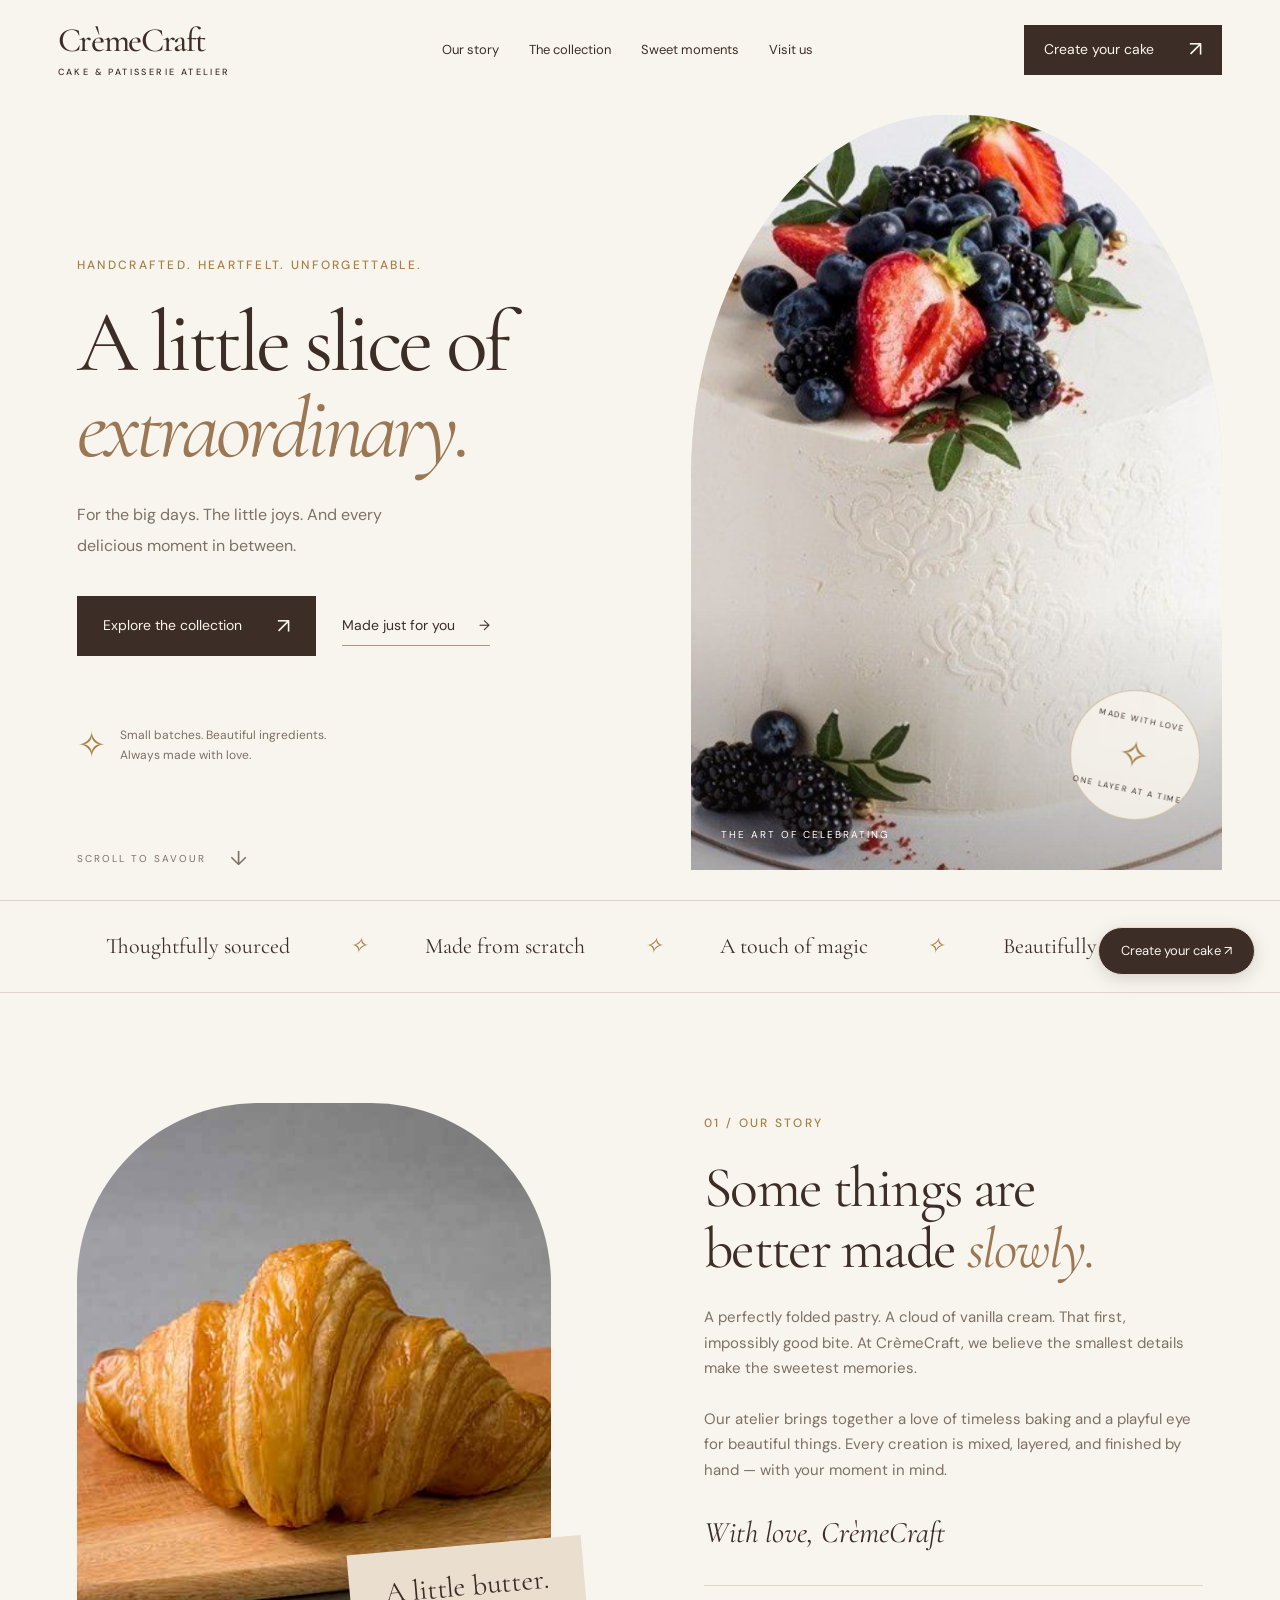
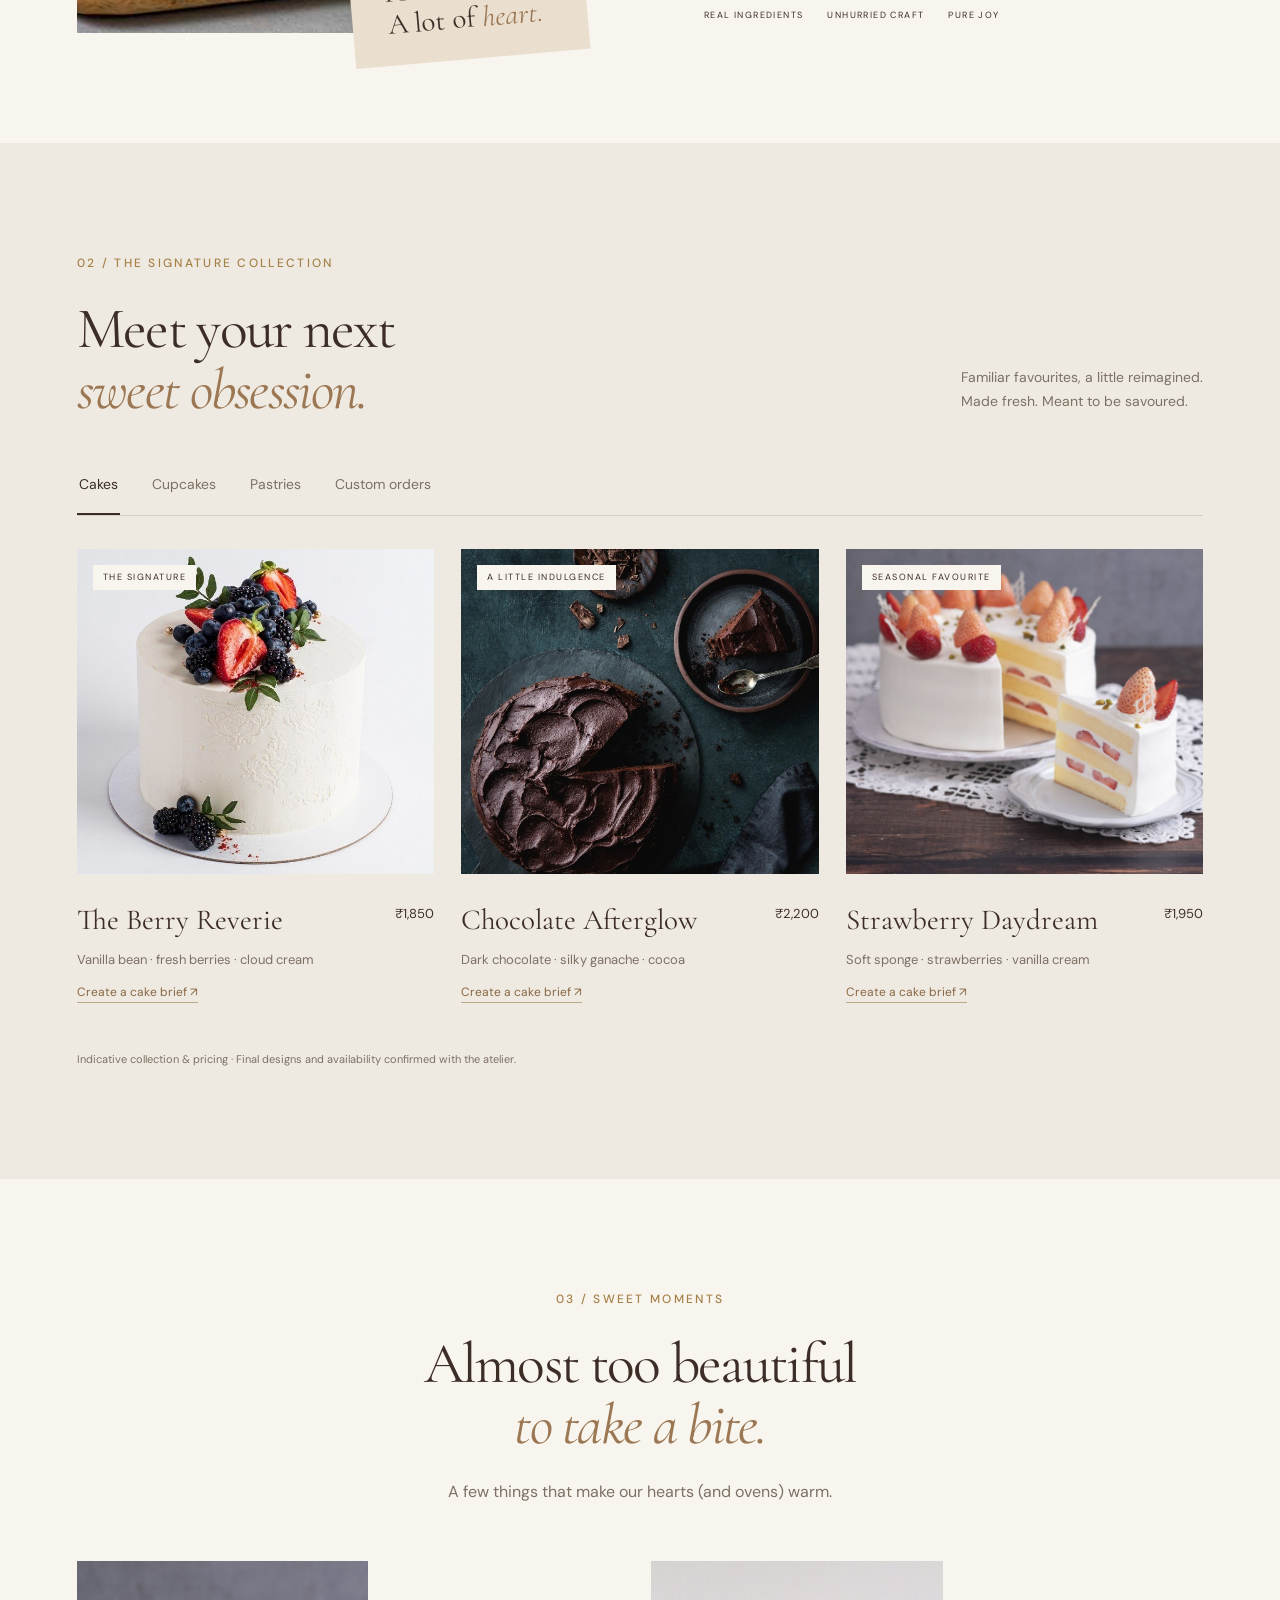
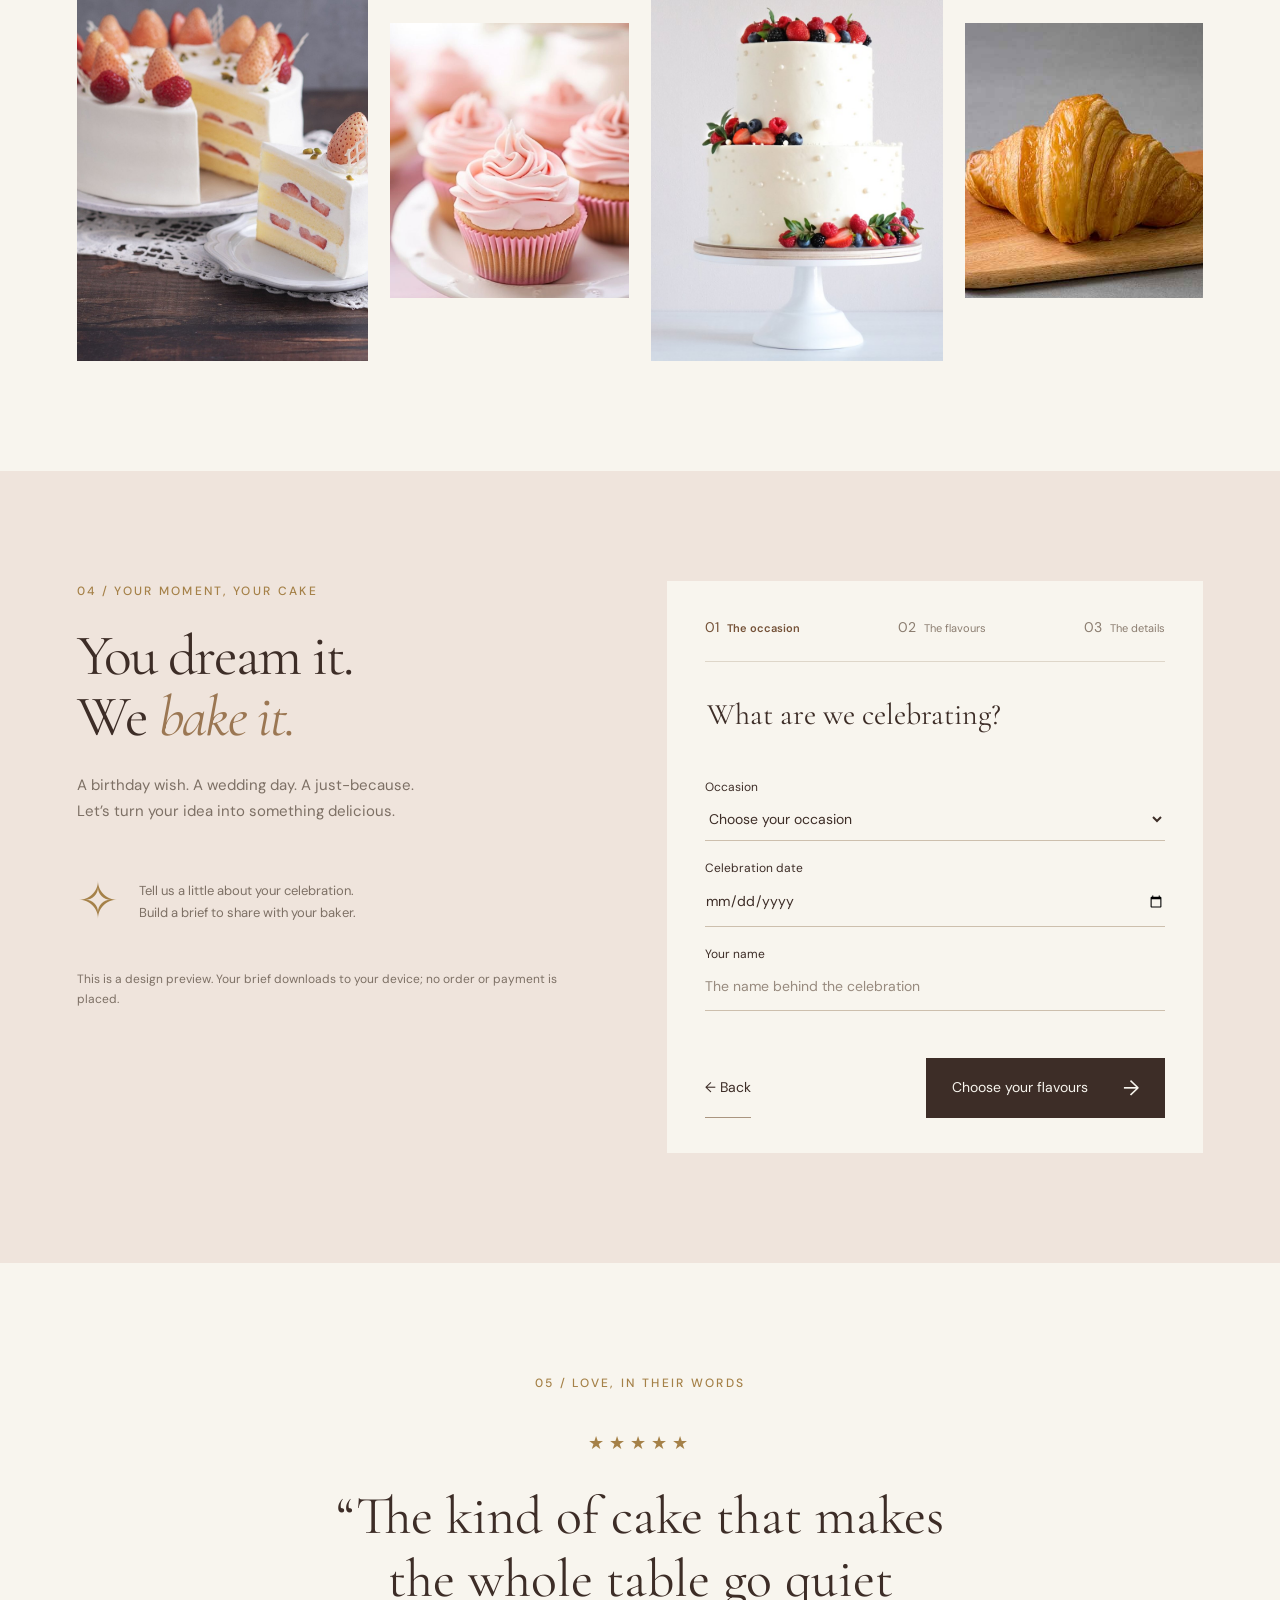
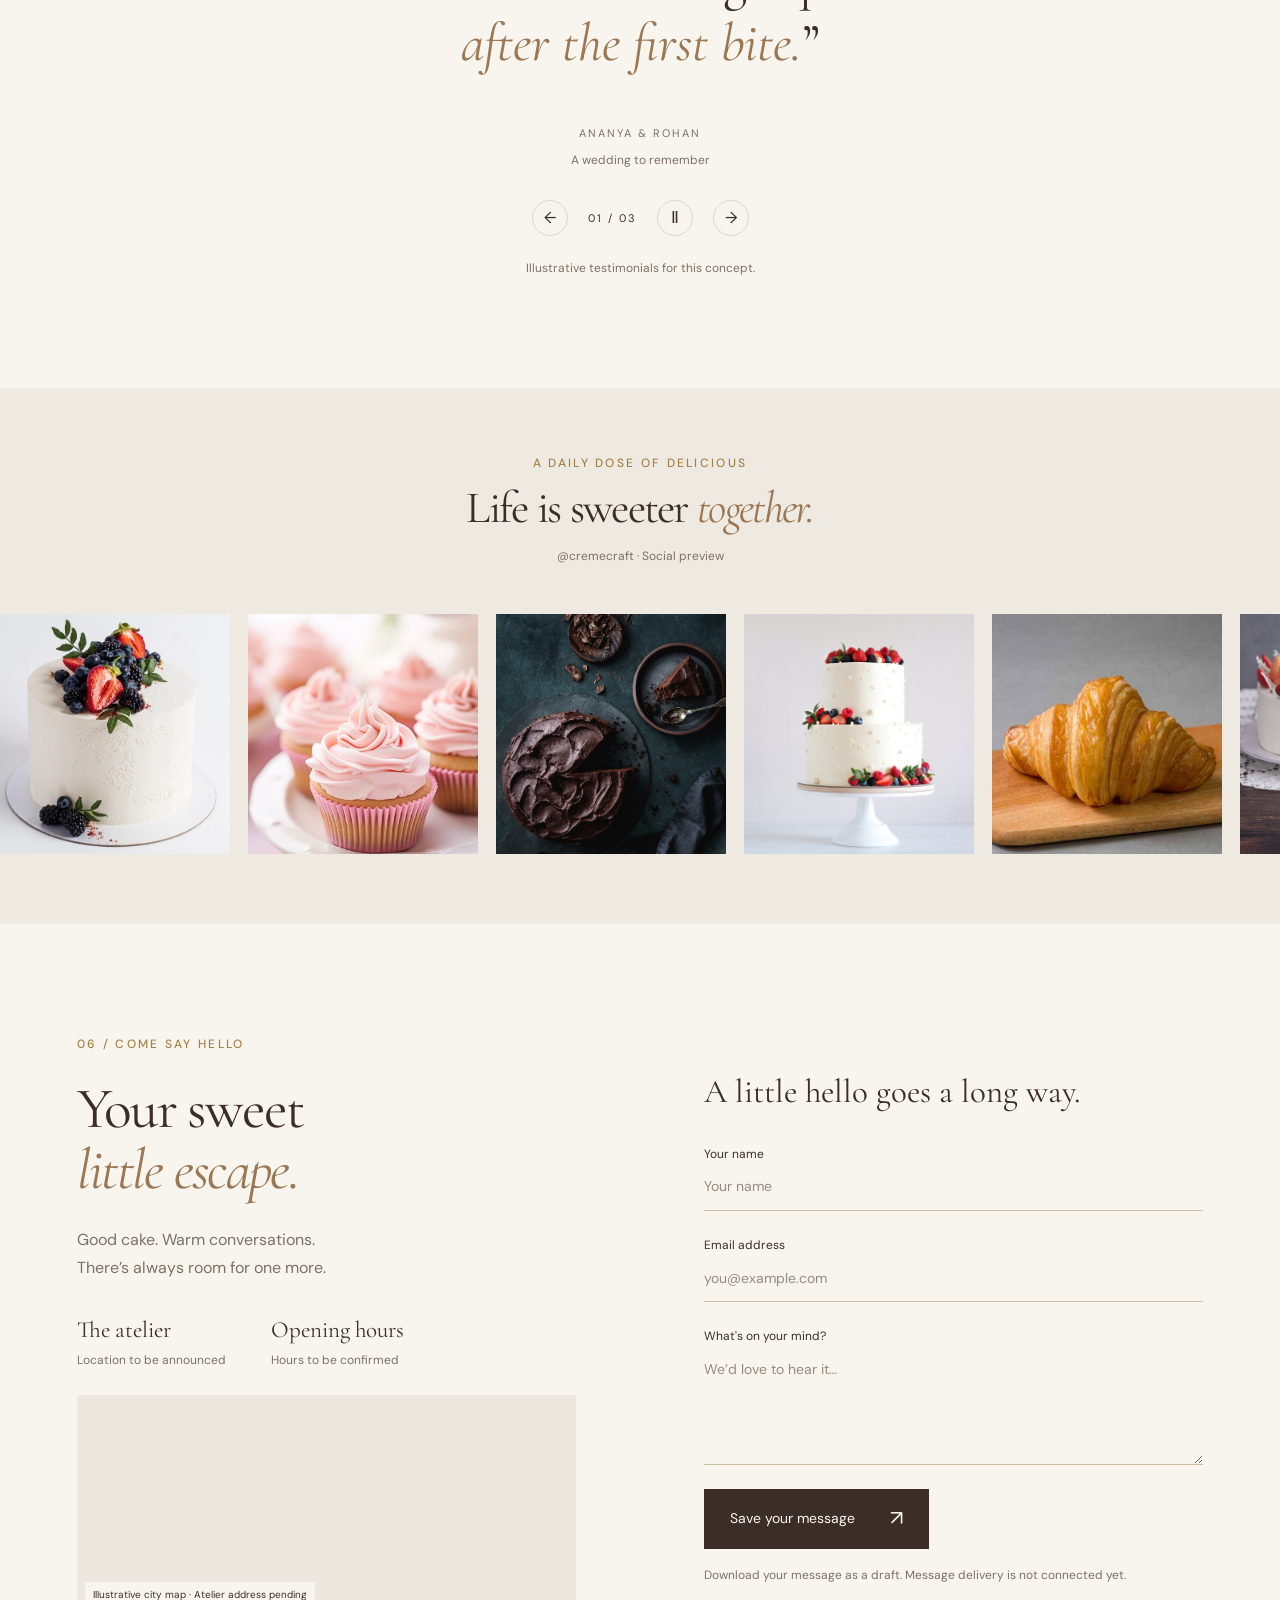
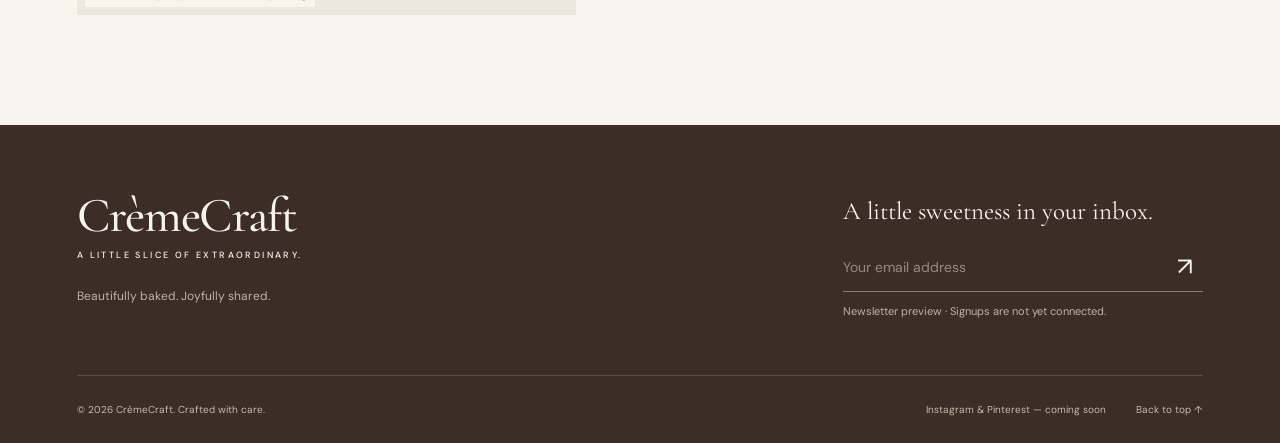
<file: index.html>
<!doctype html><html lang="en"><head><meta charset="UTF-8"><meta name="viewport" content="width=device-width, initial-scale=1"><meta name="description" content="CrèmeCraft — handcrafted cakes, delicate pastries, and beautiful celebrations. Explore our collection and create your own cake brief."><title>CrèmeCraft — A little slice of extraordinary</title><link rel="icon" href="data:image/svg+xml,%3Csvg xmlns='http://www.w3.org/2000/svg' viewBox='0 0 64 64'%3E%3Crect width='64' height='64' rx='32' fill='%23402d28'/%3E%3Ctext x='32' y='45' text-anchor='middle' font-family='Georgia' font-size='44' fill='%23f7f1e7'%3EC%3C/text%3E%3C/svg%3E"><link rel="preconnect" href="https://fonts.googleapis.com"><link href="https://fonts.googleapis.com/css2?family=Cormorant+Garamond:ital,wght@0,400;0,500;0,600;1,400;1,500&family=DM+Sans:wght@400;500;600&display=swap" rel="stylesheet"><link rel="stylesheet" href="style.css"><script defer src="app.js"></script></head><body>
<a class="skip" href="#main">Skip to content</a><header id="header"><a class="brand" href="#">CrèmeCraft<span>CAKE & PATISSERIE ATELIER</span></a><button class="menu-toggle" aria-label="Open navigation" aria-expanded="false">☰</button><nav aria-label="Main navigation"><a href="#story">Our story</a><a href="#menu">The collection</a><a href="#gallery">Sweet moments</a><a href="#contact">Visit us</a></nav><a class="button small" href="#custom">Create your cake <span>↗</span></a></header>
<main id="main"><section class="hero"><div class="hero-copy"><p class="eyebrow intro">HANDCRAFTED. HEARTFELT. UNFORGETTABLE.</p><h1 class="intro">A little slice of<br><em>extraordinary.</em></h1><p class="hero-description intro">For the big days. The little joys. And every<br class="desktop"> delicious moment in between.</p><div class="hero-actions intro"><a class="button" href="#menu">Explore the collection <span>↗</span></a><a class="text-link" href="#custom">Made just for you <span>→</span></a></div><div class="hero-bottom intro"><span class="tiny-star">✧</span><p>Small batches. Beautiful ingredients.<br>Always made with love.</p></div></div><div class="hero-art"><img id="hero-image" src="assets/hero.jpg" alt="Beautiful handcrafted celebration cake" fetchpriority="high"><div class="hero-shade"></div><div class="round-seal">MADE WITH LOVE<span>✧</span>ONE LAYER AT A TIME</div><span class="image-caption">THE ART OF CELEBRATING</span></div><a class="scroll-cue" href="#story">SCROLL TO SAVOUR <span>↓</span></a></section>
<div class="values"><span>Thoughtfully sourced</span><i>✧</i><span>Made from scratch</span><i>✧</i><span>A touch of magic</span><i>✧</i><span>Beautifully personal</span></div>
<section class="story section" id="story"><div class="story-art reveal"><img src="assets/story.jpg" alt="Freshly baked pastry with delicate handmade details" loading="lazy"><div class="story-note">A little butter.<br>A lot of <em>heart.</em></div></div><div class="story-copy reveal"><p class="eyebrow">01 / OUR STORY</p><h2>Some things are<br>better made <em>slowly.</em></h2><p>A perfectly folded pastry. A cloud of vanilla cream. That first, impossibly good bite. At CrèmeCraft, we believe the smallest details make the sweetest memories.</p><p>Our atelier brings together a love of timeless baking and a playful eye for beautiful things. Every creation is mixed, layered, and finished by hand — with your moment in mind.</p><span class="signature">With love, CrèmeCraft</span><div class="story-detail"><span>REAL INGREDIENTS</span><span>UNHURRIED CRAFT</span><span>PURE JOY</span></div></div></section>
<section class="collection section" id="menu"><div class="section-top reveal"><div><p class="eyebrow">02 / THE SIGNATURE COLLECTION</p><h2>Meet your next<br><em>sweet obsession.</em></h2></div><p>Familiar favourites, a little reimagined.<br>Made fresh. Meant to be savoured.</p></div><div class="filters reveal" role="group" aria-label="Filter the collection"><button class="active" data-filter="cakes" aria-pressed="true">Cakes</button><button data-filter="cupcakes" aria-pressed="false">Cupcakes</button><button data-filter="pastries" aria-pressed="false">Pastries</button><button data-filter="custom" aria-pressed="false">Custom orders</button></div><div class="product-grid" id="products" aria-live="polite"></div><p class="menu-note">Indicative collection & pricing · Final designs and availability confirmed with the atelier.</p></section>
<section class="gallery-section section" id="gallery"><div class="center reveal"><p class="eyebrow">03 / SWEET MOMENTS</p><h2>Almost too beautiful<br><em>to take a bite.</em></h2><p>A few things that make our hearts (and ovens) warm.</p></div><div class="gallery"><button class="gallery-image reveal tall" data-image="assets/gallery1.jpg" aria-label="Enlarge celebration cake"><img src="assets/gallery1.jpg" loading="lazy" alt="Celebration cake decorated with exquisite detail"><span>Made for your moment ↗</span></button><button class="gallery-image reveal" data-image="assets/cupcakes.jpg" aria-label="Enlarge cupcakes"><img src="assets/cupcakes.jpg" loading="lazy" alt="Hand-finished frosted cupcakes"><span>Little bites of happiness ↗</span></button><button class="gallery-image reveal tall" data-image="assets/gallery2.jpg" aria-label="Enlarge wedding cake"><img src="assets/gallery2.jpg" loading="lazy" alt="Elegant cake for a special occasion"><span>A celebration in every layer ↗</span></button><button class="gallery-image reveal" data-image="assets/pastry.jpg" aria-label="Enlarge pastries"><img src="assets/pastry.jpg" loading="lazy" alt="Golden baked pastries"><span>The everyday extraordinary ↗</span></button></div></section>
<section class="custom section" id="custom"><div class="custom-copy reveal"><p class="eyebrow">04 / YOUR MOMENT, YOUR CAKE</p><h2>You dream it.<br>We <em>bake it.</em></h2><p>A birthday wish. A wedding day. A just-because.<br>Let’s turn your idea into something delicious.</p><div class="custom-aside"><span>✧</span><p>Tell us a little about your celebration.<br>Build a brief to share with your baker.</p></div><p class="small-note">This is a design preview. Your brief downloads to your device; no order or payment is placed.</p></div><form id="cake-form" class="cake-form reveal"><div class="steps" aria-label="Order steps"><span class="active">01 <b>The occasion</b></span><span>02 <b>The flavours</b></span><span>03 <b>The details</b></span></div><fieldset data-step="0"><legend>What are we celebrating?</legend><label>Occasion<select name="occasion" required><option value="">Choose your occasion</option><option>Birthday</option><option>Wedding</option><option>Anniversary</option><option>Just because</option><option>Something else</option></select></label><label>Celebration date<input name="date" type="date" required></label><label>Your name<input name="name" autocomplete="name" placeholder="The name behind the celebration" required maxlength="100"></label></fieldset><fieldset data-step="1" hidden><legend>Make it delicious.</legend><label>Your flavour<select name="flavour"><option>Madagascar vanilla & berry</option><option>Dark chocolate & salted caramel</option><option>Pistachio & rose</option><option>Lemon & elderflower</option></select></label><label>Size<select name="size"><option>6 inch · 6–8 servings</option><option>8 inch · 12–16 servings</option><option>10 inch · 20–24 servings</option><option>Tiered · Let's discuss</option></select></label><label>Dietary requests<input name="dietary" placeholder="Eggless, allergies, or other preferences" maxlength="300"></label><p class="small-note">Allergen suitability must be confirmed with the baker.</p></fieldset><fieldset data-step="2" hidden><legend>The finishing touches.</legend><label>Design notes<textarea name="notes" rows="3" placeholder="Colours, decorations, a little inspiration…" maxlength="2000"></textarea></label><label class="upload">Add a reference image <span>JPG, PNG or WebP · up to 5 MB</span><input id="reference" type="file" accept="image/jpeg,image/png,image/webp"></label><div id="file-preview"></div><label>Your email<input name="email" type="email" placeholder="you@example.com" autocomplete="email" required></label></fieldset><div class="form-actions"><button class="text-link" id="back" type="button" hidden>← Back</button><button class="button" id="next" type="button">Choose your flavours <span>→</span></button></div><p id="order-status" role="status"></p></form></section>
<section class="testimonials section center"><p class="eyebrow reveal">05 / LOVE, IN THEIR WORDS</p><div class="stars">★★★★★</div><div id="review" aria-live="off"><blockquote>“The kind of cake that makes<br>the whole table go quiet<br><em>after the first bite.</em>”</blockquote><p class="review-person">ANANYA & ROHAN <span>A wedding to remember</span></p></div><div class="review-controls"><button aria-label="Previous review" id="prev-review">←</button><span id="review-count">01 / 03</span><button aria-label="Pause reviews" id="pause-review">Ⅱ</button><button aria-label="Next review" id="next-review">→</button></div><p class="small-note">Illustrative testimonials for this concept.</p></section>
<section class="social"><div class="social-heading"><p class="eyebrow">A DAILY DOSE OF DELICIOUS</p><h2>Life is sweeter <em>together.</em></h2><span>@cremecraft · Social preview</span></div><div class="social-window" tabindex="0" aria-label="Bakery photo strip; focus to pause"><div class="social-track" id="social-track"></div></div></section>
<section class="contact section" id="contact"><div class="reveal"><p class="eyebrow">06 / COME SAY HELLO</p><h2>Your sweet<br><em>little escape.</em></h2><p>Good cake. Warm conversations.<br>There’s always room for one more.</p><div class="contact-details"><div><h3>The atelier</h3><p>Location to be announced</p></div><div><h3>Opening hours</h3><p>Hours to be confirmed</p></div></div><div class="map-wrap"><iframe title="Map of Ahmedabad, illustrative location" src="https://maps.google.com/maps?q=Ahmedabad%20Gujarat&t=&z=12&ie=UTF8&iwloc=&output=embed" loading="lazy" referrerpolicy="no-referrer-when-downgrade"></iframe><span>Illustrative city map · Atelier address pending</span></div></div><form class="contact-form reveal" id="contact-form"><h3>A little hello goes a long way.</h3><label>Your name<input name="name" required placeholder="Your name" autocomplete="name" maxlength="100"></label><label>Email address<input name="email" type="email" required placeholder="you@example.com" autocomplete="email"></label><label>What's on your mind?<textarea name="message" required rows="4" placeholder="We’d love to hear it…" maxlength="3000"></textarea></label><button class="button" type="submit">Save your message <span>↗</span></button><p class="small-note">Download your message as a draft. Message delivery is not connected yet.</p><p role="status" id="contact-status"></p></form></section>
</main><footer><div class="footer-top"><div><a class="brand" href="#">CrèmeCraft<span>A LITTLE SLICE OF EXTRAORDINARY.</span></a><p>Beautifully baked. Joyfully shared.</p></div><form id="newsletter"><label for="newsletter-email">A little sweetness in your inbox.</label><div><input id="newsletter-email" required type="email" placeholder="Your email address" aria-label="Your email address"><button type="submit" aria-label="Preview newsletter signup">↗</button></div><p role="status" id="newsletter-status">Newsletter preview · Signups are not yet connected.</p></form></div><div class="footer-bottom"><span>© <span id="year"></span> CrèmeCraft. Crafted with care.</span><div><a href="#social-note" id="social-note">Instagram & Pinterest — coming soon</a><a href="#">Back to top ↑</a></div></div></footer><a class="floating-order" href="#custom">Create your cake ↗</a><dialog id="lightbox"><button aria-label="Close image" id="close-lightbox">×</button><img alt="Enlarged bakery photograph"></dialog></body></html>
</file>
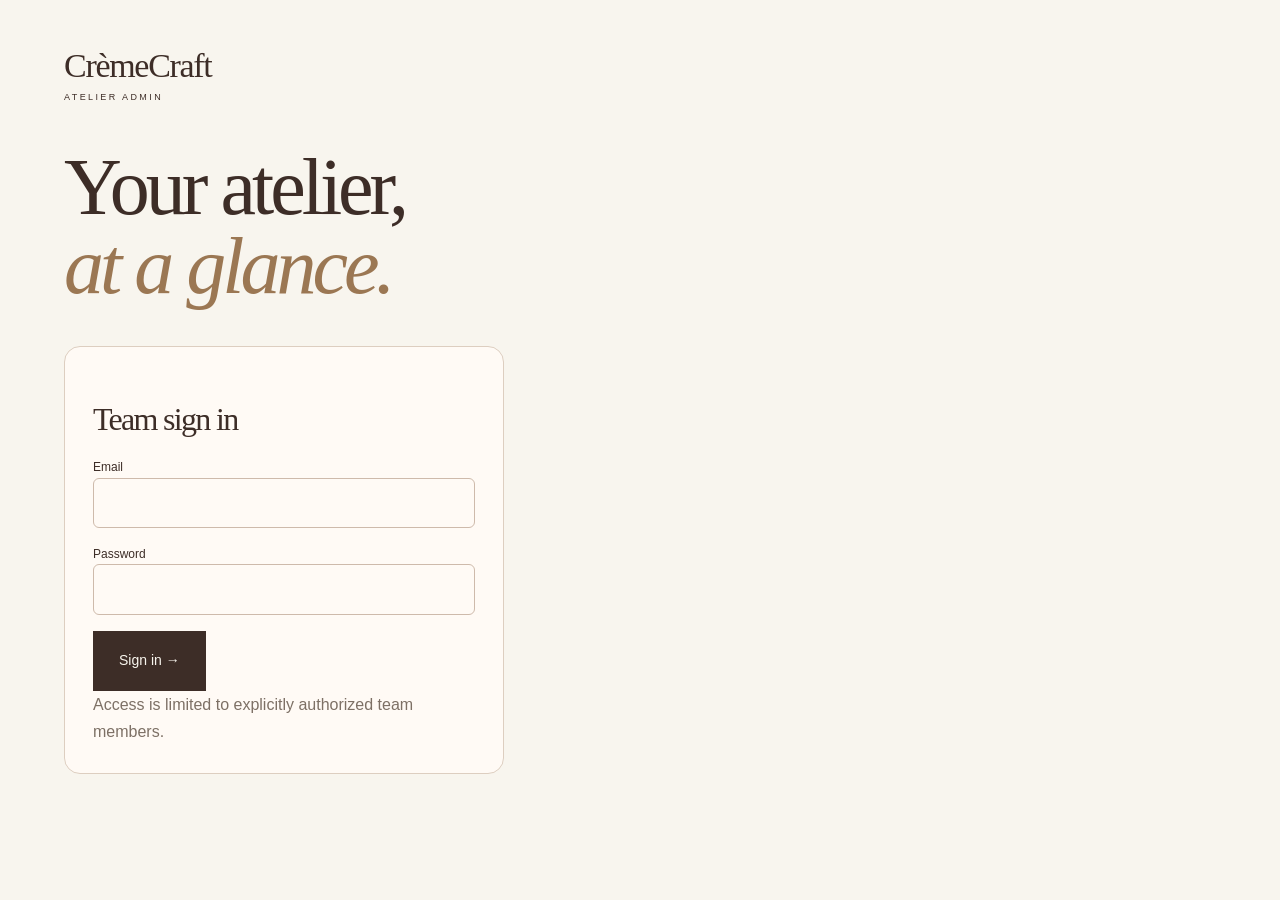
<file: admin.html>
<!doctype html><html lang="en"><head><meta charset="utf-8"><meta name="viewport" content="width=device-width,initial-scale=1"><meta name="robots" content="noindex,nofollow"><meta name="referrer" content="no-referrer"><title>CrèmeCraft — Atelier admin</title><link rel="stylesheet" href="style.css"><link rel="stylesheet" href="admin.css"><script defer src="config.js"></script><script defer src="admin.js"></script></head><body class="admin"><main><a class="brand" href="index.html">CrèmeCraft<span>ATELIER ADMIN</span></a><h1>Your atelier,<br><em>at a glance.</em></h1><form id="login"><h2>Team sign in</h2><label>Email<input type="email" name="email" required autocomplete="username"></label><label>Password<input type="password" name="password" required autocomplete="current-password"></label><button class="button">Sign in →</button><p>Access is limited to explicitly authorized team members.</p></form><p id="status" role="status" aria-live="polite"></p><section id="dashboard" hidden><div class="toolbar"><h2>Enquiries & messages</h2><button id="refresh" class="button">Refresh</button><button id="logout" class="text-link">Sign out</button></div><label>Order status<select id="filter"><option value="">All statuses</option><option>pending</option><option>confirmed</option><option>preparing</option><option>completed</option><option>cancelled</option></select></label><div id="orders" class="admin-grid"></div><button id="more-orders" class="text-link">Load more enquiries</button><h2>Contact messages</h2><div id="messages" class="admin-grid"></div><button id="more-messages" class="text-link">Load more messages</button></section></main></body></html>
</file>
<file: style.css>
:root{--cream:#f8f5ee;--ink:#3d2d27;--muted:#7d7065;--gold:#a58148;--line:#ded6c9;--blush:#efe4dc;--serif:'Cormorant Garamond',Georgia,serif;--sans:'DM Sans',Arial,sans-serif}*{box-sizing:border-box}html{scroll-behavior:smooth;scroll-padding-top:95px}body{margin:0;background:var(--cream);color:var(--ink);font-family:var(--sans);font-size:16px;line-height:1.7}button,input,select,textarea{font:inherit}button,a,input,select,textarea{-webkit-tap-highlight-color:transparent}a{color:inherit;text-decoration:none}button{cursor:pointer}img{display:block;width:100%;height:100%;object-fit:cover}h1,h2,h3,p{margin:0}h1,h2,h3,blockquote{font-family:var(--serif);font-weight:400}h1{font-size:clamp(64px,6.8vw,108px);line-height:.99;letter-spacing:-4px}h2{font-size:clamp(44px,4.5vw,68px);line-height:1.06;letter-spacing:-1.7px}em{font-weight:400;color:#9b7753}p{color:var(--muted)}.eyebrow{font-size:12px;font-weight:500;letter-spacing:2.3px;color:var(--gold);margin-bottom:25px}.section{padding:110px max(6vw,24px);scroll-margin-top:20px}.button{display:inline-flex;align-items:center;justify-content:space-between;gap:35px;background:var(--ink);color:var(--cream);padding:17px 25px;border:1px solid var(--ink);font-size:14px;transition:transform .3s,background .3s,box-shadow .3s}.button:hover{background:#63483b;transform:translateY(-3px);box-shadow:0 8px 20px #3d2d2720}.button span{font-size:21px;line-height:1}.button.small{padding:12px 19px}.text-link{font-size:14px;border:0;border-bottom:1px solid #aa9580;background:transparent;padding:8px 0;color:var(--ink);display:inline-flex;gap:24px;align-items:center}.brand{font-family:var(--serif);font-size:34px;font-weight:500;line-height:1.05;letter-spacing:-1.3px;display:inline-block}.brand span{font-family:var(--sans);font-size:9px;letter-spacing:2.4px;display:block;margin-top:9px}header{height:100px;padding:0 4.5vw;display:flex;align-items:center;justify-content:space-between;gap:25px;position:fixed;top:0;width:100%;z-index:20;background:var(--cream);transition:box-shadow .4s,height .4s}header.scrolled{height:79px;box-shadow:0 4px 25px #3928200c}nav{display:flex;gap:30px;font-size:13px}nav a{position:relative}nav a:after{content:'';height:1px;background:var(--gold);position:absolute;bottom:-5px;left:0;width:0;transition:width .3s}nav a:hover:after{width:100%}.menu-toggle{display:none}.hero{margin-top:100px;position:relative;min-height:680px;height:calc(100svh - 100px);max-height:900px;display:grid;grid-template-columns:1.05fr 1fr}.hero-copy{padding:85px 0 55px 6vw;z-index:2;display:flex;flex-direction:column;justify-content:center}.hero-copy h1{white-space:nowrap}.hero-description{margin-top:28px;font-size:16px;line-height:1.9}.hero-actions{display:flex;align-items:center;gap:26px;margin-top:35px}.hero-bottom{display:flex;gap:14px;align-items:center;margin-top:60px}.hero-bottom p{font-size:12px;line-height:1.65}.tiny-star{font-size:35px;color:var(--gold)}.hero-art{position:relative;overflow:hidden;background:#e6dfd4;border-radius:48% 48% 0 0;margin:15px 4.5vw 30px 35px}.hero-art>img{object-position:center;transform:scale(1.08);will-change:transform}.hero-shade{position:absolute;inset:0;background:linear-gradient(0deg,#20140d45,transparent 35%)}.round-seal{position:absolute;right:22px;bottom:50px;width:130px;height:130px;border-radius:50%;background:#f8f5eeda;backdrop-filter:blur(5px);border:1px solid #a5814870;display:flex;flex-direction:column;align-items:center;justify-content:center;font-size:8px;letter-spacing:1.6px;transform:rotate(12deg)}.round-seal span{font-size:38px;line-height:1.5;color:var(--gold)}.image-caption{position:absolute;bottom:27px;left:30px;color:#fff;font-size:10px;letter-spacing:2px}.scroll-cue{position:absolute;bottom:25px;left:6vw;display:flex;gap:24px;align-items:center;font-size:10px;letter-spacing:2px;color:var(--muted)}.scroll-cue span{font-size:20px}.values{border-top:1px solid var(--line);border-bottom:1px solid var(--line);display:flex;justify-content:space-evenly;align-items:center;gap:16px;padding:27px 5vw;font-family:var(--serif);font-size:22px}.values i{color:var(--gold)}.story{display:grid;grid-template-columns:1fr 1fr;gap:10vw;align-items:center}.story-art{height:530px;position:relative;margin-right:25px}.story-art img{border-radius:180px 180px 0 0}.story-note{position:absolute;bottom:-25px;right:-35px;background:#eadecf;padding:25px 35px;font-family:var(--serif);font-size:29px;line-height:1.1;transform:rotate(-5deg)}.story-copy>p:not(.eyebrow){margin-top:25px;font-size:15px}.signature{display:block;font-family:var(--serif);font-style:italic;font-size:30px;margin-top:24px}.story-detail{display:flex;gap:24px;border-top:1px solid var(--line);margin-top:27px;padding-top:22px;font-size:9px;letter-spacing:1.4px}.collection{background:#efeae1}.section-top{display:flex;align-items:flex-end;justify-content:space-between;gap:30px}.section-top>p{font-size:14px;margin-bottom:7px}.filters{display:flex;gap:30px;border-bottom:1px solid #d8cec0;margin:40px 0 33px}.filters button{border:0;background:transparent;padding:12px 2px 16px;color:var(--muted);font-size:14px;border-bottom:2px solid transparent}.filters button.active{border-color:var(--ink);color:var(--ink)}.product-grid{display:grid;grid-template-columns:repeat(3,1fr);gap:27px;min-height:435px}.product-card{animation:fadeUp .65s both}.product-photo{height:325px;position:relative;overflow:hidden;background:#e3dacf;transition:box-shadow .4s,transform .4s}.product-photo img{transition:transform .7s}.product-card:hover .product-photo{transform:translateY(-6px);box-shadow:0 15px 25px #4d30261a}.product-card:hover img{transform:scale(1.055)}.product-tag{position:absolute;top:16px;left:16px;background:var(--cream);font-size:9px;letter-spacing:1.5px;padding:5px 10px}.product-info{padding:21px 0;position:relative}.product-info h3{font-size:29px;padding-right:70px}.product-info p{font-size:13px;margin-top:5px}.product-info .price{position:absolute;right:0;top:29px;font-size:13px}.product-info a{display:inline-block;margin-top:11px;font-size:12px;color:#886744;border-bottom:1px solid #bda88a}.menu-note{font-size:11px;margin-top:25px}.center{text-align:center}.center>p:not(.eyebrow){margin-top:22px}.gallery{display:grid;grid-template-columns:1.1fr .9fr 1.1fr .9fr;gap:22px;align-items:center;margin-top:55px}.gallery-image{border:0;padding:0;background:transparent;height:275px;position:relative;overflow:hidden}.gallery-image.tall{height:400px}.gallery-image img{transition:transform .8s}.gallery-image:hover img{transform:scale(1.06)}.gallery-image span{position:absolute;left:0;right:0;bottom:0;padding:35px 10px 15px;color:#fff;background:linear-gradient(transparent,#24171199);font-size:12px;opacity:0;transition:opacity .4s}.gallery-image:hover span,.gallery-image:focus-visible span{opacity:1}.custom{display:grid;grid-template-columns:1fr 1.1fr;gap:8vw;background:var(--blush)}.custom-copy>p:not(.eyebrow){margin-top:25px;font-size:15px}.custom-aside{display:flex;gap:20px;align-items:center;margin-top:35px}.custom-aside>span{font-size:50px;color:var(--gold)}.custom-aside p{font-size:13px}.small-note{font-size:12px!important;line-height:1.7}.cake-form{background:var(--cream);padding:35px 38px}.steps{display:flex;justify-content:space-between;border-bottom:1px solid var(--line);padding-bottom:22px;margin-bottom:27px;color:#8b7d70;font-size:14px;gap:10px}.steps b{font-size:11px;font-weight:400;margin-left:4px}.steps .active{color:#755238}.steps .active b{font-weight:600}fieldset{border:0;padding:0;margin:0;animation:fadeUp .4s}fieldset[hidden]{display:none}legend{font-family:var(--serif);font-size:30px;margin-bottom:20px}label{display:block;font-size:12px;margin:17px 0;color:var(--ink)}input,select,textarea{display:block;width:100%;border:0;border-bottom:1px solid #cdbfad;background:transparent;border-radius:0;padding:11px 0;color:var(--ink);font-size:14px;outline:none}input:focus,select:focus,textarea:focus{border-bottom-color:var(--ink)}textarea{resize:vertical}input::placeholder,textarea::placeholder{color:#978a7e}.form-actions{margin-top:30px;display:flex;justify-content:space-between;gap:20px}.form-actions>.button{margin-left:auto}.upload{padding:16px;border:1px dashed #bcaa94}.upload span{display:block;font-size:11px;color:var(--muted)}.upload input{border:0;font-size:12px}#file-preview img{width:90px;height:75px}#file-preview{font-size:12px}.stars{color:var(--gold);letter-spacing:5px;font-size:18px;margin:35px 0 25px}blockquote{font-size:clamp(33px,4.2vw,62px);line-height:1.18;margin:0;min-height:215px}.review-person{font-size:11px;letter-spacing:2px;margin-top:25px}.review-person span{display:block;letter-spacing:0;font-size:12px;margin-top:7px}.review-controls{display:flex;align-items:center;justify-content:center;gap:20px;margin-top:30px}.review-controls button{border:1px solid var(--line);border-radius:50%;width:36px;height:36px;background:transparent;color:var(--ink)}.review-controls span{font-size:11px;letter-spacing:2px}.testimonials>.small-note{margin-top:20px}.social{padding:45px 0 70px;background:#efeae1;overflow:hidden}.social-heading{text-align:center;padding:20px}.social-heading h2{font-size:45px}.social-heading .eyebrow{margin-bottom:10px}.social-heading>span{display:block;font-size:12px;color:var(--muted);margin-top:14px}.social-window{overflow:hidden;margin-top:28px}.social-track{display:flex;width:max-content;gap:18px;animation:marquee 55s linear infinite}.social-track img{width:230px;height:240px;object-fit:cover}.social-window:hover .social-track,.social-window:focus .social-track{animation-play-state:paused}.contact{display:grid;grid-template-columns:1fr 1fr;gap:10vw}.contact h2{margin-bottom:25px}.contact-details{display:flex;gap:45px;margin-top:30px}.contact-details h3{font-size:23px}.contact-details p{font-size:12px}.map-wrap{height:220px;position:relative;margin-top:25px;background:#ece7df}.map-wrap iframe{border:0;width:100%;height:100%;filter:grayscale(1)}.map-wrap span{position:absolute;bottom:8px;left:8px;background:var(--cream);padding:4px 8px;font-size:10px}.contact-form{align-self:center}.contact-form h3{font-size:33px;margin-bottom:24px}.contact-form label{margin:24px 0}.contact-form .small-note{margin-top:16px}footer{background:var(--ink);color:var(--cream);padding:65px 6vw 25px}.footer-top{display:flex;justify-content:space-between;gap:50px;padding-bottom:55px;border-bottom:1px solid #ffffff26}footer .brand{font-size:49px}footer p{color:#c2b2a3;font-size:12px;margin-top:20px}#newsletter{width:360px}#newsletter label{font-family:var(--serif);font-size:25px;color:var(--cream);margin:0 0 12px}#newsletter>div{display:flex;border-bottom:1px solid #ffffff60}#newsletter input{color:var(--cream);border:0}#newsletter button{border:0;background:transparent;color:var(--cream);font-size:25px;padding:0 10px}#newsletter p{font-size:11px;margin-top:10px}.footer-bottom{display:flex;justify-content:space-between;gap:30px;font-size:10px;color:#cbb9a8;padding-top:25px}.footer-bottom>div{display:flex;gap:30px}.floating-order{position:fixed;bottom:25px;right:25px;background:var(--ink);color:var(--cream);border:1px solid #e8d9c9;padding:12px 22px;border-radius:30px;font-size:13px;z-index:19;transform:translateY(100px);transition:transform .4s;box-shadow:0 4px 18px #0002}.floating-order.visible{transform:translateY(0)}dialog{padding:0;border:0;background:transparent;max-width:85vw;max-height:88vh;overflow:visible}dialog::backdrop{background:#231813dc;backdrop-filter:blur(8px)}dialog img{max-width:85vw;max-height:85vh;object-fit:contain}dialog button{position:absolute;right:-15px;top:-15px;width:40px;height:40px;border-radius:50%;border:0;background:var(--cream);font-size:25px}.skip{position:fixed;top:-60px;left:10px;background:white;padding:10px;z-index:30}.skip:focus{top:10px}:focus-visible{outline:2px solid var(--gold);outline-offset:5px}.js .reveal{opacity:0;transform:translateY(28px);transition:opacity .85s,transform 1s}.js .reveal.visible{opacity:1;transform:translateY(0)}.intro{animation:fadeUp 1s both}.intro:nth-child(2){animation-delay:.15s}.intro:nth-child(3){animation-delay:.3s}.intro:nth-child(4){animation-delay:.45s}.intro:nth-child(5){animation-delay:.6s}@keyframes fadeUp{from{opacity:0;transform:translateY(23px)}to{opacity:1;transform:translateY(0)}}@keyframes marquee{to{transform:translateX(-50%)}}@media(min-width:1600px){.section{padding-left:max(6vw,calc((100vw - 1450px)/2));padding-right:max(6vw,calc((100vw - 1450px)/2))}}@media(max-width:1100px){nav{gap:17px}.hero-copy{padding-left:5vw}.hero-actions{gap:17px;flex-wrap:wrap}.hero-art{margin-left:15px}.hero-copy h1{font-size:76px}.product-photo{height:265px}.story{gap:7vw}.story-art{height:460px}.story-detail{gap:14px}.gallery{gap:14px}.custom{gap:5vw}.cake-form{padding:28px}.steps b{font-size:10px}.contact{gap:7vw}}@media(max-width:760px){header{height:80px;padding:0 22px}.brand{font-size:30px}.brand span{font-size:7px}header>.button{display:none}.menu-toggle{display:block;background:transparent;border:0;font-size:23px;color:var(--ink)}nav{display:none;position:absolute;top:80px;left:0;right:0;background:var(--cream);padding:25px;box-shadow:0 10px 15px #0001}nav.open{display:flex;flex-direction:column;gap:20px}.hero{margin-top:80px;display:flex;flex-direction:column;height:auto;max-height:none;min-height:0}.hero-copy{padding:53px 25px 25px}.hero-copy h1{font-size:clamp(58px,10.8vw,80px);letter-spacing:-2.6px;white-space:normal}.eyebrow{font-size:10px;letter-spacing:1.7px;margin-bottom:20px}.hero-description{font-size:14px;margin-top:23px}.hero-actions{gap:20px;margin-top:25px}.hero-actions .button{font-size:12px;padding:14px 18px;gap:20px}.text-link{font-size:12px;gap:10px}.hero-bottom{display:none}.hero-art{height:430px;margin:18px 24px 48px;border-radius:47% 47% 2px 2px}.round-seal{width:100px;height:100px;font-size:6px;right:20px;bottom:30px}.round-seal span{font-size:30px}.scroll-cue{bottom:10px;left:25px;font-size:8px}.values{flex-wrap:wrap;gap:10px 25px;padding:23px;font-size:18px}.values i{display:none}.section{padding:70px 25px}.story{grid-template-columns:1fr;gap:60px}.story-art{height:400px;margin-right:25px}.story-note{right:-20px}.story-copy h2{font-size:48px}.story-detail{font-size:8px;justify-content:space-between}.section-top{display:block}.section-top>p{margin-top:24px}.filters{gap:23px;margin:25px 0}.filters button{font-size:12px}.product-grid{grid-template-columns:1fr;gap:25px}.product-photo{height:350px}.product-info h3{font-size:30px}.gallery{grid-template-columns:1fr 1fr;gap:15px;margin-top:35px}.gallery-image{height:200px}.gallery-image.tall{height:270px}.gallery-image:nth-child(4){margin-top:-50px}.gallery-image span{opacity:1;font-size:9px}.custom{grid-template-columns:1fr;gap:35px}.cake-form{padding:24px 20px}.steps{gap:8px}.steps b{font-size:9px;margin-left:2px}.custom-copy>p:not(.eyebrow){font-size:14px}.custom-aside{margin-top:20px}blockquote{font-size:37px;min-height:155px}.testimonials .eyebrow{margin-bottom:20px}.social-heading h2{font-size:39px}.social-track img{width:180px;height:190px}.contact{grid-template-columns:1fr;gap:40px}.contact-details{gap:30px}.footer-top{display:block;padding-bottom:30px}#newsletter{width:100%;margin-top:40px}.footer-bottom{flex-direction:column;gap:15px}.footer-bottom>div{flex-wrap:wrap;gap:20px}.floating-order{bottom:15px;right:15px;font-size:12px}.menu-note{font-size:10px}}@media(prefers-reduced-motion:reduce){html{scroll-behavior:auto}*,*:before,*:after{animation:none!important;transition:none!important}.js .reveal{opacity:1;transform:none}.hero-art>img{transform:none!important}}
</file>
<file: admin.css>
.admin main{max-width:1200px;margin:auto;padding:48px 24px}.admin h1{font-size:clamp(44px,7vw,80px);margin:40px 0}.admin h2{font-size:32px;margin:28px 0 20px}.admin #login{max-width:440px;padding:28px;background:#fffaf5;border:1px solid #ddcec0;border-radius:16px}.admin label{display:block;margin:16px 0}.admin input,.admin select{display:block;width:100%;padding:14px;border:1px solid #cebaab;background:#fffaf5;border-radius:6px;font:inherit}.admin .toolbar{display:flex;align-items:center;gap:20px;flex-wrap:wrap}.admin-grid{display:grid;grid-template-columns:repeat(auto-fit,minmax(min(100%,320px),1fr));gap:20px}.admin article{background:#fffaf5;border:1px solid #ddcec0;border-radius:12px;padding:24px;overflow-wrap:anywhere}.admin article p{white-space:pre-wrap;margin:10px 0}.admin article h3{font-size:28px}.admin article img{max-width:100%;max-height:350px;object-fit:contain;margin-top:16px}.admin #status{margin:20px 0}.admin [hidden]{display:none!important}
</file>
